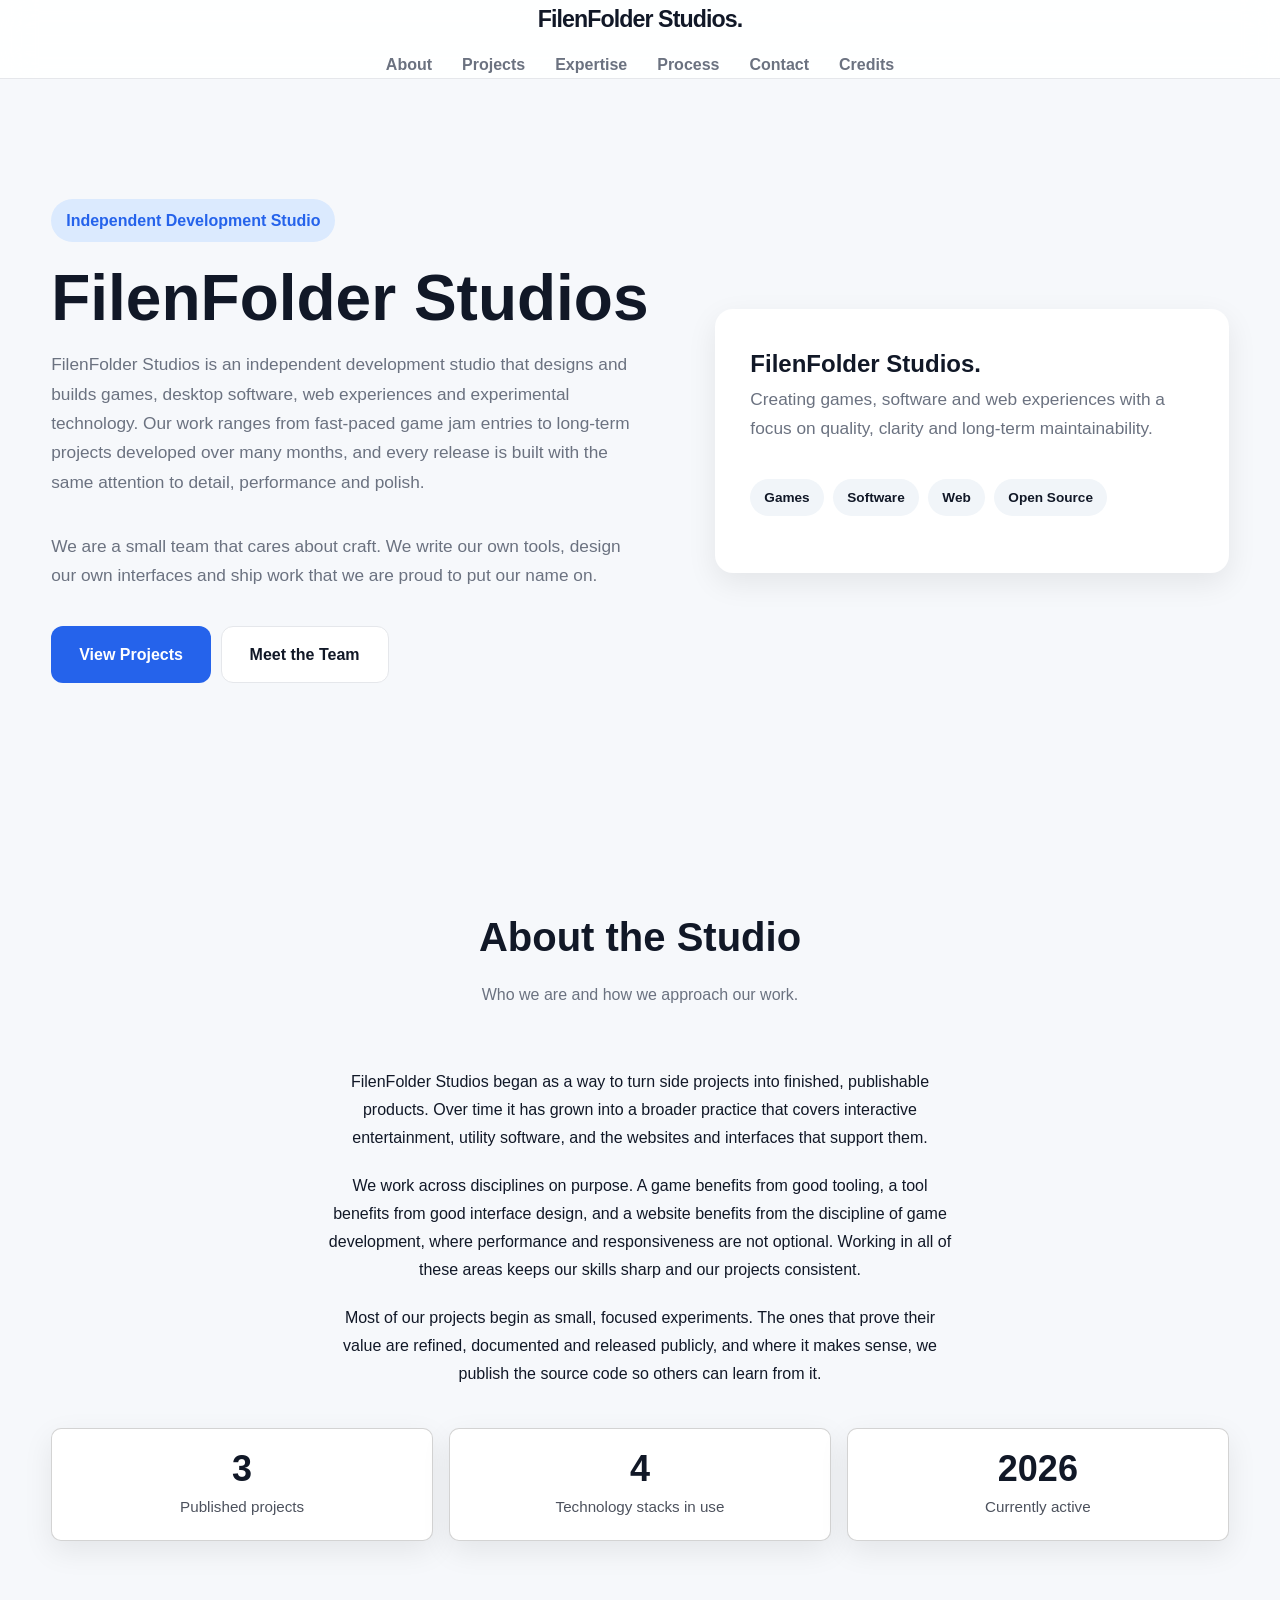
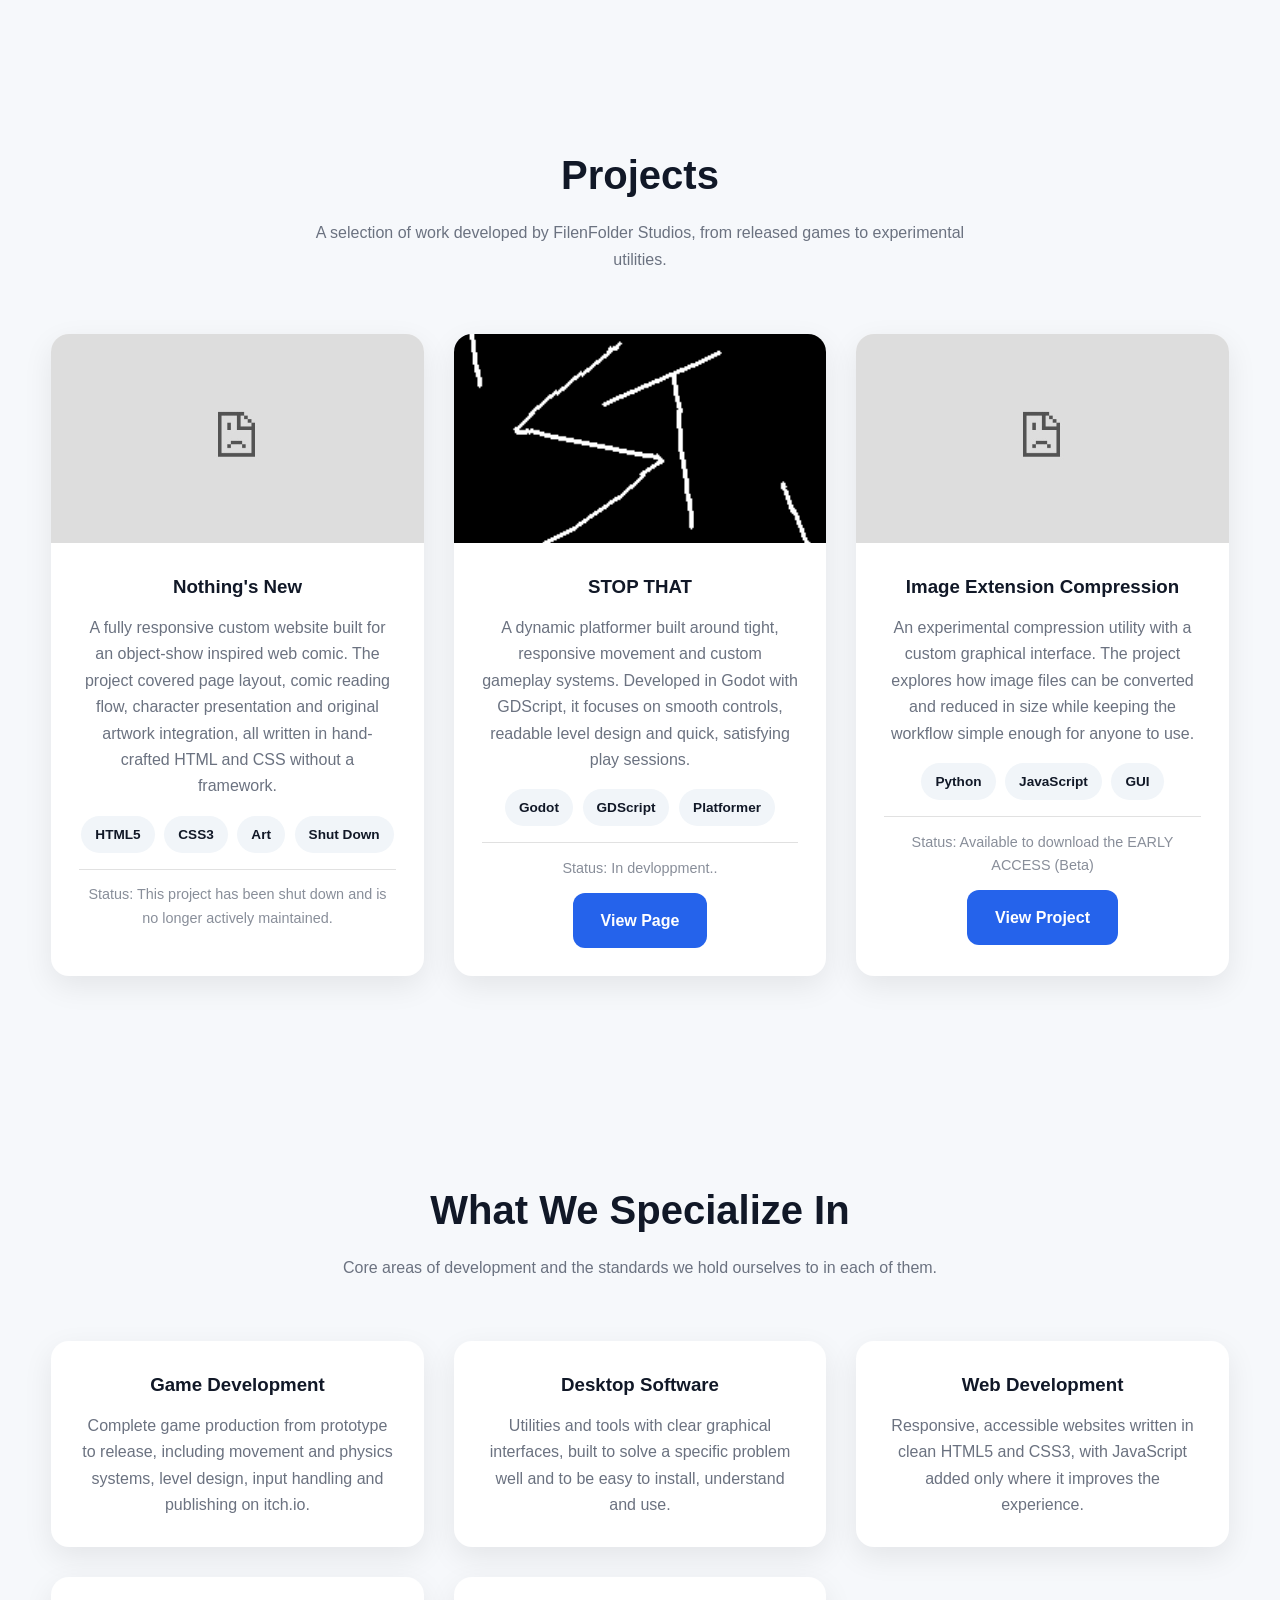
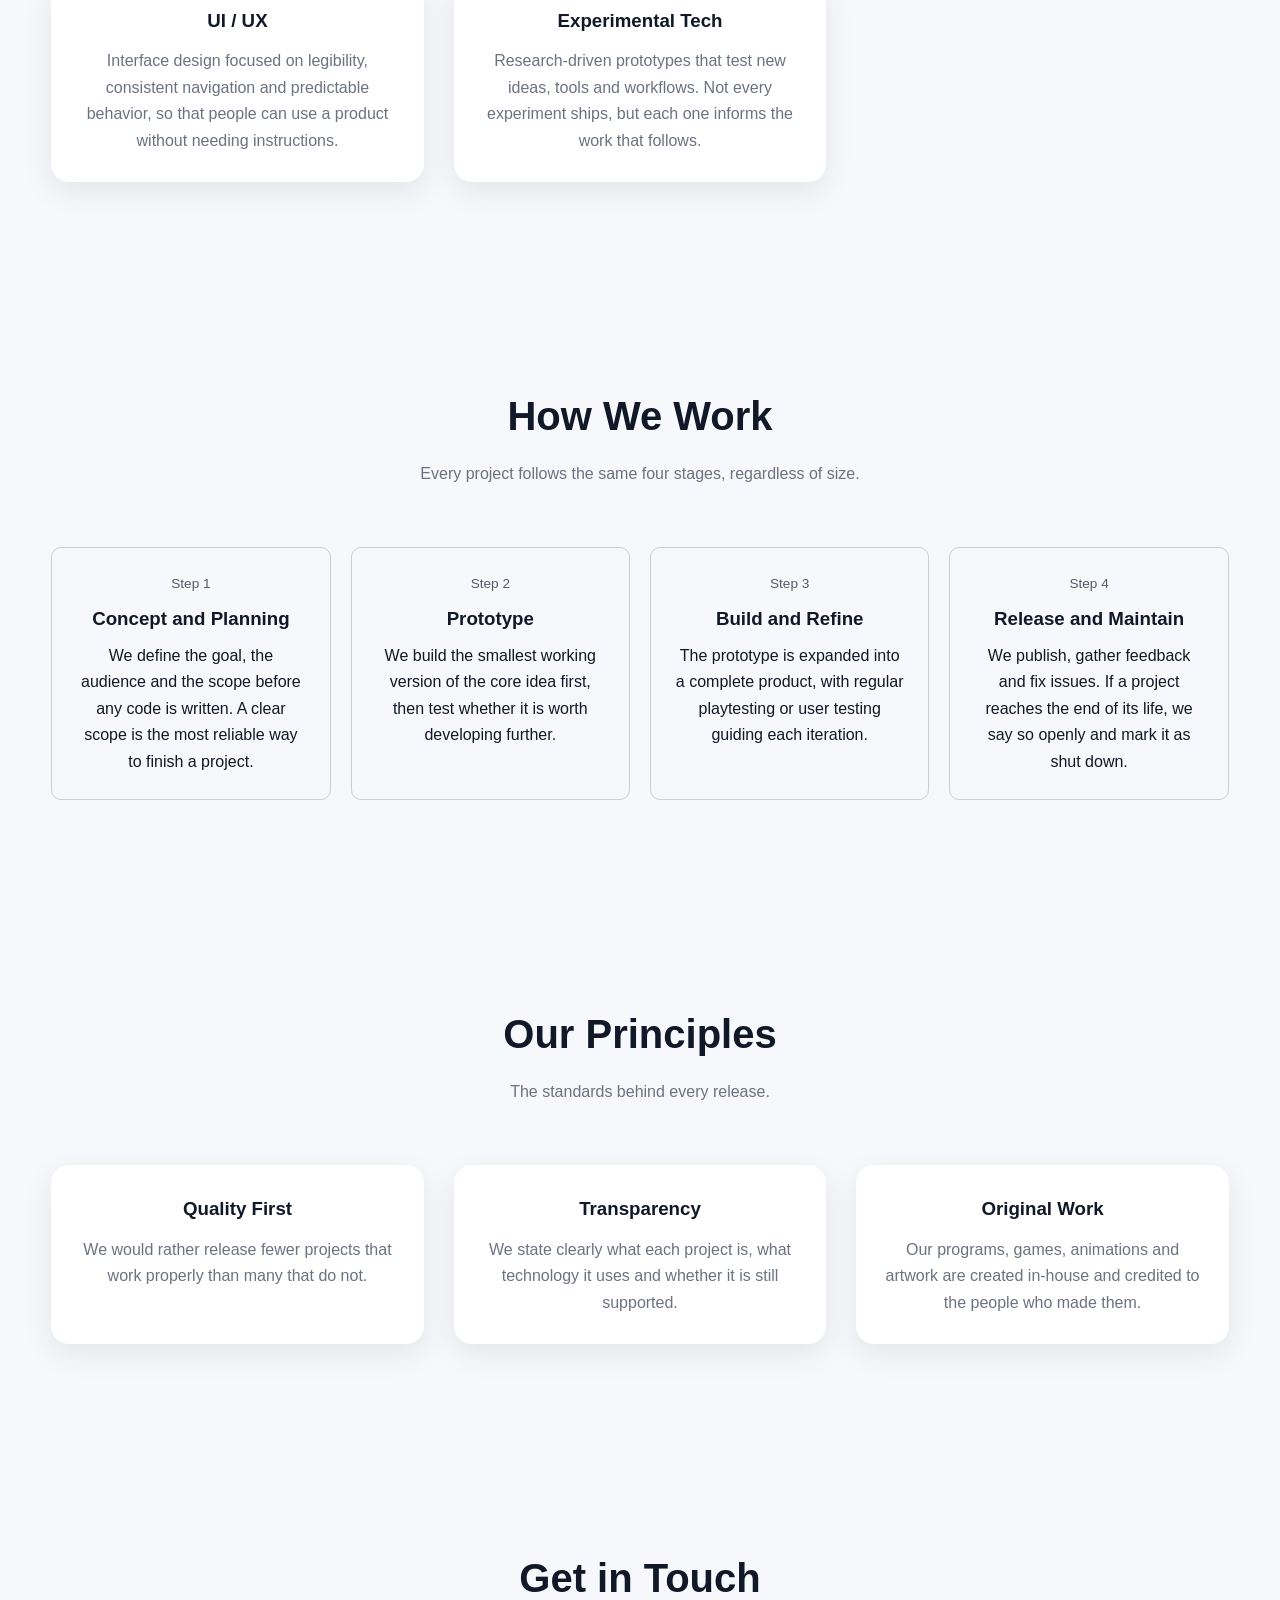
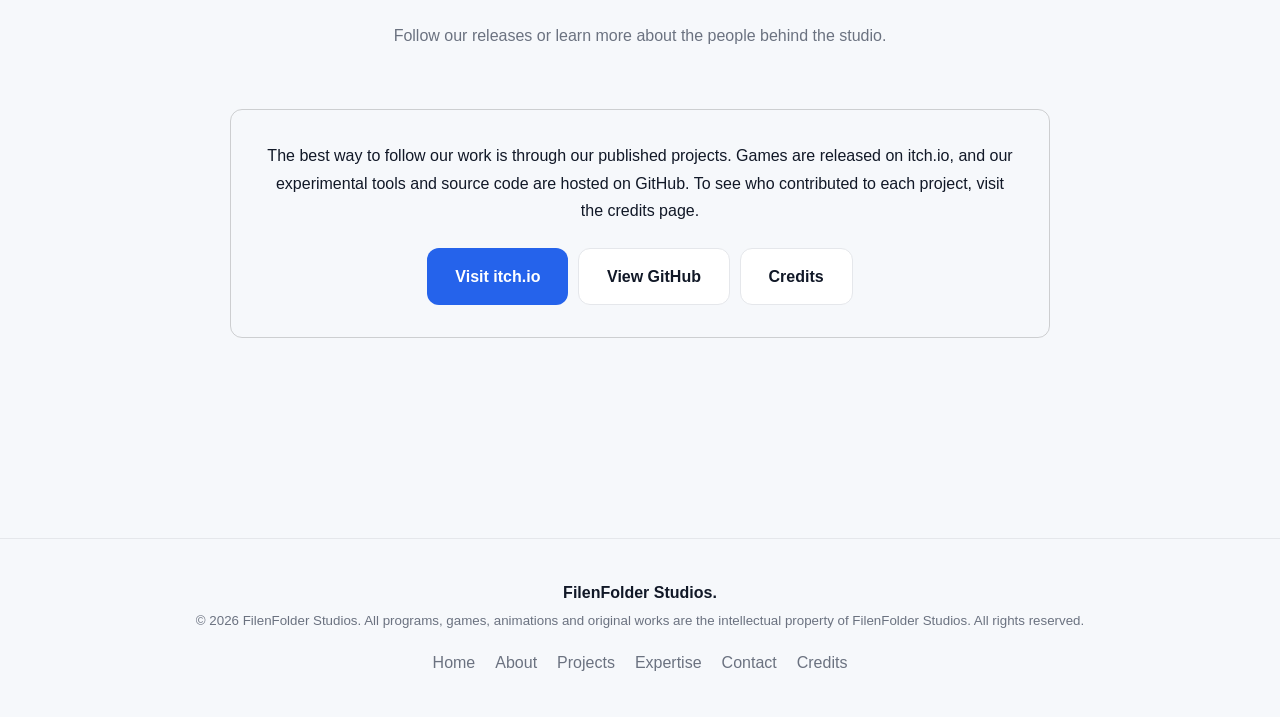
<file: index.html>
<!DOCTYPE html>
<html lang="en">
<head>
<meta charset="UTF-8">
<meta name="viewport" content="width=device-width, initial-scale=1.0">
<title>FilenFolder Studios | Independent Game, Software and Web Development</title>
<meta name="description" content="FilenFolder Studios is an independent development studio building games, desktop software, web experiences and experimental technology.">
<meta name="author" content="FilenFolder Studios">
<meta property="og:title" content="FilenFolder Studios">
<meta property="og:description" content="An independent studio building games, desktop software, web experiences and experimental technology.">
<meta property="og:type" content="website">
<link rel="stylesheet" href="./assets/css/style.css">
<link rel="stylesheet" href="./assets/css/additions.css">
</head>
<body>

<a class="skip-link" href="#main">Skip to main content</a>

<header>
  <div class="container">
    <nav aria-label="Primary">
      <a class="logo" href="./">FilenFolder Studios.</a>
      <ul class="nav-links">
        <li><a href="#about">About</a></li>
        <li><a href="#projects">Projects</a></li>
        <li><a href="#expertise">Expertise</a></li>
        <li><a href="#process">Process</a></li>
        <li><a href="#contact">Contact</a></li>
        <li><a href="./Credits/">Credits</a></li>
      </ul>
    </nav>
  </div>
</header>

<main id="main">

  <!-- HERO -->
  <section class="hero" id="about">
    <div class="container hero-grid">
      <div>
        <div class="badge">Independent Development Studio</div>
        <h1>FilenFolder Studios</h1>
        <p>FilenFolder Studios is an independent development studio that designs and builds games, desktop software, web experiences and experimental technology. Our work ranges from fast-paced game jam entries to long-term projects developed over many months, and every release is built with the same attention to detail, performance and polish.</p>
        <p>We are a small team that cares about craft. We write our own tools, design our own interfaces and ship work that we are proud to put our name on.</p>
        <div class="hero-buttons">
          <a class="btn btn-primary" href="#projects">View Projects</a>
          <a class="btn btn-secondary" href="./Credits/">Meet the Team</a>
        </div>
      </div>
      <div class="hero-card">
        <h2>FilenFolder Studios.</h2>
        <p>Creating games, software and web experiences with a focus on quality, clarity and long-term maintainability.</p>
        <div class="tags">
          <span class="tag">Games</span>
          <span class="tag">Software</span>
          <span class="tag">Web</span>
          <span class="tag">Open Source</span>
        </div>
      </div>
    </div>
  </section>

  <!-- STUDIO OVERVIEW -->
  <section id="studio">
    <div class="container">
      <div class="section-header">
        <h2>About the Studio</h2>
        <p>Who we are and how we approach our work.</p>
      </div>
      <div class="prose">
        <p>FilenFolder Studios began as a way to turn side projects into finished, publishable products. Over time it has grown into a broader practice that covers interactive entertainment, utility software, and the websites and interfaces that support them.</p>
        <p>We work across disciplines on purpose. A game benefits from good tooling, a tool benefits from good interface design, and a website benefits from the discipline of game development, where performance and responsiveness are not optional. Working in all of these areas keeps our skills sharp and our projects consistent.</p>
        <p>Most of our projects begin as small, focused experiments. The ones that prove their value are refined, documented and released publicly, and where it makes sense, we publish the source code so others can learn from it.</p>
      </div>

      <div class="stats" role="list">
        <div class="stat" role="listitem"><span class="stat-value">3</span><span class="stat-label">Published projects</span></div>
        <div class="stat" role="listitem"><span class="stat-value">4</span><span class="stat-label">Technology stacks in use</span></div>
        <div class="stat" role="listitem"><span class="stat-value">2026</span><span class="stat-label">Currently active</span></div>
      </div>
    </div>
  </section>

  <!-- PROJECTS -->
  <section id="projects">
    <div class="container">
      <div class="section-header">
        <h2>Projects</h2>
        <p>A selection of work developed by FilenFolder Studios, from released games to experimental utilities.</p>
      </div>

      <div class="grid grid-3">

        <div class="card">
          <img class="card-image" src="./assets/img/non.png" alt="Preview of the Nothing's New web comic website" loading="lazy">
          <div class="card-content">
            <h3>Nothing's New</h3>
            <p>A fully responsive custom website built for an object-show inspired web comic. The project covered page layout, comic reading flow, character presentation and original artwork integration, all written in hand-crafted HTML and CSS without a framework.</p>
            <div class="tags">
              <span class="tag">HTML5</span>
              <span class="tag">CSS3</span>
              <span class="tag">Art</span>
              <span class="tag">Shut Down</span>
            </div>
            <p class="status">Status: This project has been shut down and is no longer actively maintained.</p>
          </div>
        </div>

        <div class="card">
          <img class="card-image" src="./assets/img/st.png" alt="Screenshot of the platformer STOP THAT" loading="lazy">
          <div class="card-content">
            <h3>STOP THAT</h3>
            <p>A dynamic platformer built around tight, responsive movement and custom gameplay systems. Developed in Godot with GDScript, it focuses on smooth controls, readable level design and quick, satisfying play sessions.</p>
            <div class="tags">
              <span class="tag">Godot</span>
              <span class="tag">GDScript</span>
              <span class="tag">Platformer</span>
            </div>
            <p class="status">Status: In devloppment..</p>
            <a class="btn btn-primary" href="https://filenfolder.itch.io/stop-that">View Page</a>
          </div>
        </div>

        <div class="card">
          <img class="card-image" src="./assets/img/non.png" alt="Preview of the Image Extension Compression utility" loading="lazy">
          <div class="card-content">
            <h3>Image Extension Compression</h3>
            <p>An experimental compression utility with a custom graphical interface. The project explores how image files can be converted and reduced in size while keeping the workflow simple enough for anyone to use.</p>
            <div class="tags">
              <span class="tag">Python</span>
              <span class="tag">JavaScript</span>
              <span class="tag">GUI</span>
            </div>
            <p class="status">Status: Available to download the EARLY ACCESS (Beta)</p>
            <a class="btn btn-primary" href="https://filenfolder.github.io/Terminal/">View Project</a>
          </div>
        </div>

      </div>
    </div>
  </section>

  <!-- EXPERTISE -->
  <section id="expertise">
    <div class="container">
      <div class="section-header">
        <h2>What We Specialize In</h2>
        <p>Core areas of development and the standards we hold ourselves to in each of them.</p>
      </div>
      <div class="grid grid-3">

        <div class="card"><div class="card-content">
          <h3>Game Development</h3>
          <p>Complete game production from prototype to release, including movement and physics systems, level design, input handling and publishing on itch.io.</p>
        </div></div>

        <div class="card"><div class="card-content">
          <h3>Desktop Software</h3>
          <p>Utilities and tools with clear graphical interfaces, built to solve a specific problem well and to be easy to install, understand and use.</p>
        </div></div>

        <div class="card"><div class="card-content">
          <h3>Web Development</h3>
          <p>Responsive, accessible websites written in clean HTML5 and CSS3, with JavaScript added only where it improves the experience.</p>
        </div></div>

        <div class="card"><div class="card-content">
          <h3>UI / UX</h3>
          <p>Interface design focused on legibility, consistent navigation and predictable behavior, so that people can use a product without needing instructions.</p>
        </div></div>

        <div class="card"><div class="card-content">
          <h3>Experimental Tech</h3>
          <p>Research-driven prototypes that test new ideas, tools and workflows. Not every experiment ships, but each one informs the work that follows.</p>
        </div></div>

      </div>
    </div>
  </section>

  <!-- PROCESS -->
  <section id="process">
    <div class="container">
      <div class="section-header">
        <h2>How We Work</h2>
        <p>Every project follows the same four stages, regardless of size.</p>
      </div>
      <ol class="process-list">
        <li>
          <h3>Concept and Planning</h3>
          <p>We define the goal, the audience and the scope before any code is written. A clear scope is the most reliable way to finish a project.</p>
        </li>
        <li>
          <h3>Prototype</h3>
          <p>We build the smallest working version of the core idea first, then test whether it is worth developing further.</p>
        </li>
        <li>
          <h3>Build and Refine</h3>
          <p>The prototype is expanded into a complete product, with regular playtesting or user testing guiding each iteration.</p>
        </li>
        <li>
          <h3>Release and Maintain</h3>
          <p>We publish, gather feedback and fix issues. If a project reaches the end of its life, we say so openly and mark it as shut down.</p>
        </li>
      </ol>
    </div>
  </section>

  <!-- PRINCIPLES -->
  <section id="principles">
    <div class="container">
      <div class="section-header">
        <h2>Our Principles</h2>
        <p>The standards behind every release.</p>
      </div>
      <div class="grid grid-3">
        <div class="card"><div class="card-content">
          <h3>Quality First</h3>
          <p>We would rather release fewer projects that work properly than many that do not.</p>
        </div></div>
        <div class="card"><div class="card-content">
          <h3>Transparency</h3>
          <p>We state clearly what each project is, what technology it uses and whether it is still supported.</p>
        </div></div>
        <div class="card"><div class="card-content">
          <h3>Original Work</h3>
          <p>Our programs, games, animations and artwork are created in-house and credited to the people who made them.</p>
        </div></div>
      </div>
    </div>
  </section>

  <!-- CONTACT -->
  <section id="contact">
    <div class="container">
      <div class="section-header">
        <h2>Get in Touch</h2>
        <p>Follow our releases or learn more about the people behind the studio.</p>
      </div>
      <div class="contact-panel">
        <p>The best way to follow our work is through our published projects. Games are released on itch.io, and our experimental tools and source code are hosted on GitHub. To see who contributed to each project, visit the credits page.</p>
        <div class="hero-buttons">
          <a class="btn btn-primary" href="https://filenfolder.itch.io/">Visit itch.io</a>
          <a class="btn btn-secondary" href="https://github.com/filenfolder">View GitHub</a>
          <a class="btn btn-secondary" href="./Credits/">Credits</a>
        </div>
      </div>
    </div>
  </section>

</main>

<footer>
  <div class="container footer-content">
    <div>
      <strong>FilenFolder Studios.</strong><br>
      <small>&copy; 2026 FilenFolder Studios. All programs, games, animations and original works are the intellectual property of FilenFolder Studios. All rights reserved.</small>
    </div>
    <div class="footer-links">
      <a href="./">Home</a>
      <a href="#about">About</a>
      <a href="#projects">Projects</a>
      <a href="#expertise">Expertise</a>
      <a href="#contact">Contact</a>
      <a href="./Credits/">Credits</a>
    </div>
  </div>
</footer>

</body>
</html>
</file>
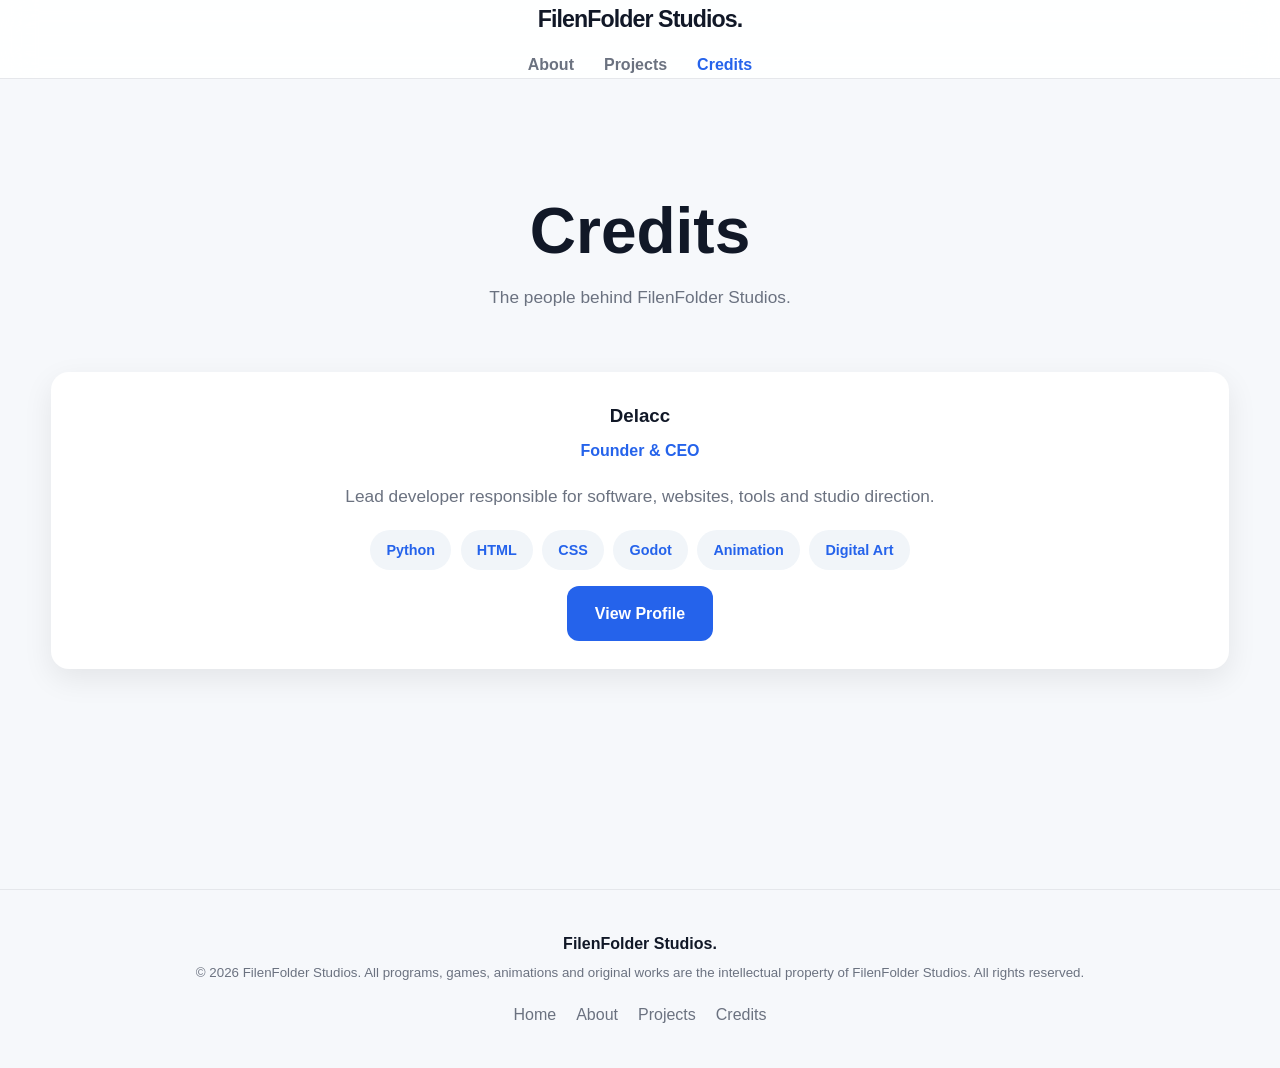
<file: Credits/index.html>
<!DOCTYPE html>
<html lang="en">
<head>
<meta charset="UTF-8">
<meta name="viewport" content="width=device-width, initial-scale=1.0">
<title>Credits | FilenFolder Studios</title>
<meta name="description" content="The people behind FilenFolder Studios.">
<link rel="stylesheet" href="../assets/css/style.css">
<link rel="stylesheet" href="../assets/css/additions.css">
</head>
<body>

<a class="skip-link" href="#main">Skip to main content</a>

<header>
<div class="container">
<nav aria-label="Primary">
<a class="logo" href="../">FilenFolder Studios.</a>
<ul class="nav-links">
<li><a href="../#about">About</a></li>
<li><a href="../#projects">Projects</a></li>
<li><a class="active" href="./" aria-current="page">Credits</a></li>
</ul>
</nav>
</div>
</header>

<main id="main">
<section class="hero">
<div class="container">
<div class="section-header">
<h1>Credits</h1>
<p>The people behind FilenFolder Studios.</p>
</div>

<div class="team">

<div class="member">
<div class="member-content">
<h3>Delacc</h3>
<span>Founder &amp; CEO</span>
<p>Lead developer responsible for software, websites, tools and studio direction.</p>
<div class="skills">
<span class="skill">Python</span>
<span class="skill">HTML</span>
<span class="skill">CSS</span>
<span class="skill">Godot</span>
<span class="skill">Animation</span>
<span class="skill">Digital Art</span>
</div>
<a class="btn btn-primary" href="./Delacc/">View Profile</a>
</div>
</div>

</div>
</div>
</section>
</main>

<footer>
<div class="container footer-content">
<div>
<strong>FilenFolder Studios.</strong><br>
<small>&copy; 2026 FilenFolder Studios. All programs, games, animations and original works are the intellectual property of FilenFolder Studios. All rights reserved.</small>
</div>
<div class="footer-links">
<a href="../">Home</a>
<a href="../#about">About</a>
<a href="../#projects">Projects</a>
<a href="./">Credits</a>
</div>
</div>
</footer>

</body>
</html>
</file>
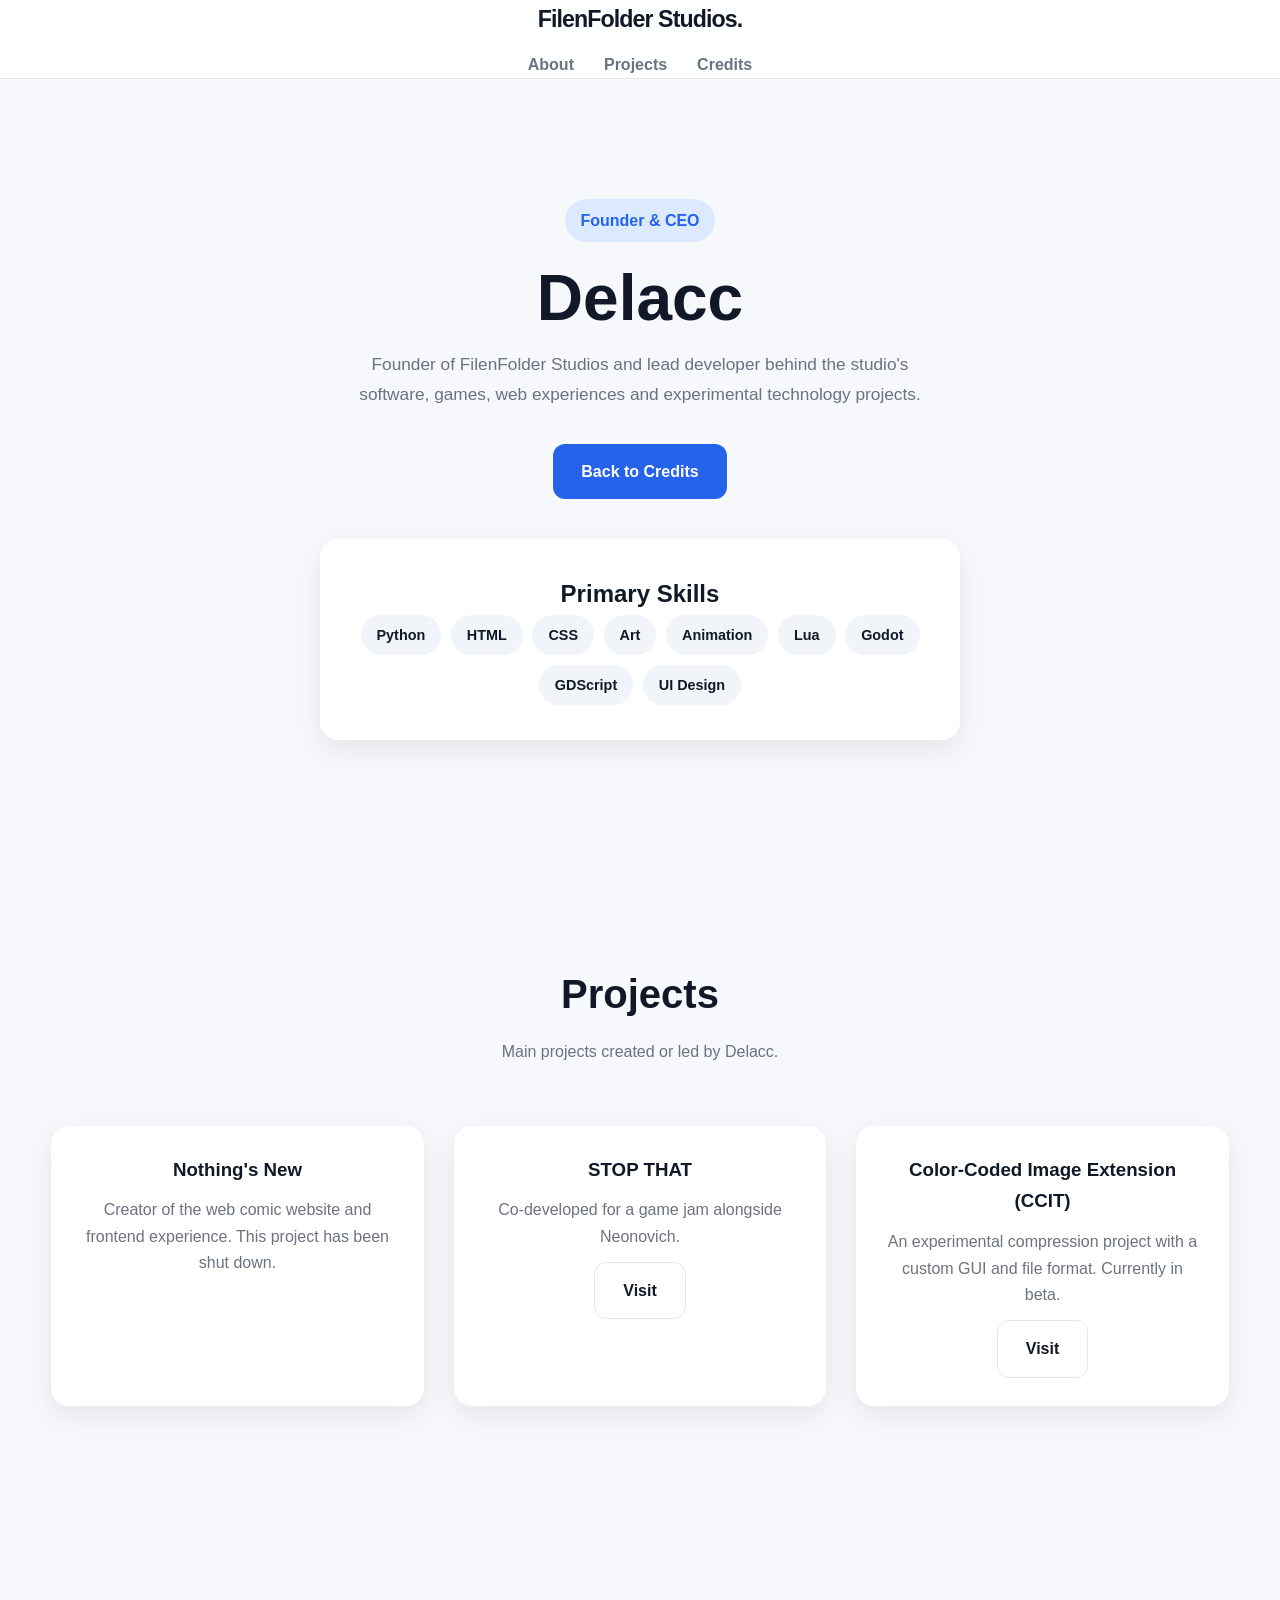
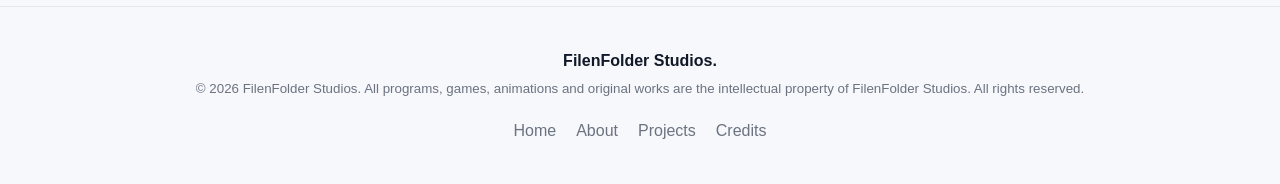
<file: Credits/Delacc/index.html>
<!DOCTYPE html>
<html lang="en">
<head>
<meta charset="UTF-8">
<meta name="viewport" content="width=device-width, initial-scale=1.0">
<title>Delacc | FilenFolder Studios</title>
<meta name="description" content="Delacc, founder of FilenFolder Studios and lead developer of its software, games and web projects.">
<link rel="stylesheet" href="../../assets/css/style.css">
<link rel="stylesheet" href="../../assets/css/additions.css">
</head>
<body>

<a class="skip-link" href="#main">Skip to main content</a>

<header>
<div class="container">
<nav aria-label="Primary">
<a class="logo" href="../../">FilenFolder Studios.</a>
<ul class="nav-links">
<li><a href="../../#about">About</a></li>
<li><a href="../../#projects">Projects</a></li>
<li><a href="../">Credits</a></li>
</ul>
</nav>
</div>
</header>

<main id="main">
<section class="hero">
<div class="container hero-grid">
<div>
<div class="badge">Founder &amp; CEO</div>
<h1>Delacc</h1>
<p>Founder of FilenFolder Studios and lead developer behind the studio's software, games, web experiences and experimental technology projects.</p>
<div class="hero-buttons">
<a class="btn btn-primary" href="../">Back to Credits</a>
</div>
</div>

<div class="hero-card">
<h2>Primary Skills</h2>
<div class="skills">
<span class="skill">Python</span>
<span class="skill">HTML</span>
<span class="skill">CSS</span>
<span class="skill">Art</span>
<span class="skill">Animation</span>
<span class="skill">Lua</span>
<span class="skill">Godot</span>
<span class="skill">GDScript</span>
<span class="skill">UI Design</span>
</div>
</div>
</div>
</section>

<section>
<div class="container">
<div class="section-header">
<h2>Projects</h2>
<p>Main projects created or led by Delacc.</p>
</div>

<div class="grid grid-3">

<div class="card">
<div class="card-content">
<h3>Nothing's New</h3>
<p>Creator of the web comic website and frontend experience. This project has been shut down.</p>
</div>
</div>

<div class="card">
<div class="card-content">
<h3>STOP THAT</h3>
<p>Co-developed for a game jam alongside Neonovich.</p>
<a class="btn btn-secondary" href="https://filenfolder.itch.io/stop-that">Visit</a>
</div>
</div>

<div class="card">
<div class="card-content">
<h3>Color-Coded Image Extension (CCIT)</h3>
<p>An experimental compression project with a custom GUI and file format. Currently in beta.</p>
<a class="btn btn-secondary" href="https://filenfolder.github.io/Terminal/">Visit</a>
</div>
</div>

</div>
</div>
</section>
</main>

<footer>
<div class="container footer-content">
<div>
<strong>FilenFolder Studios.</strong><br>
<small>&copy; 2026 FilenFolder Studios. All programs, games, animations and original works are the intellectual property of FilenFolder Studios. All rights reserved.</small>
</div>
<div class="footer-links">
<a href="../../">Home</a>
<a href="../../#about">About</a>
<a href="../../#projects">Projects</a>
<a href="../">Credits</a>
</div>
</div>
</footer>

</body>
</html>
</file>
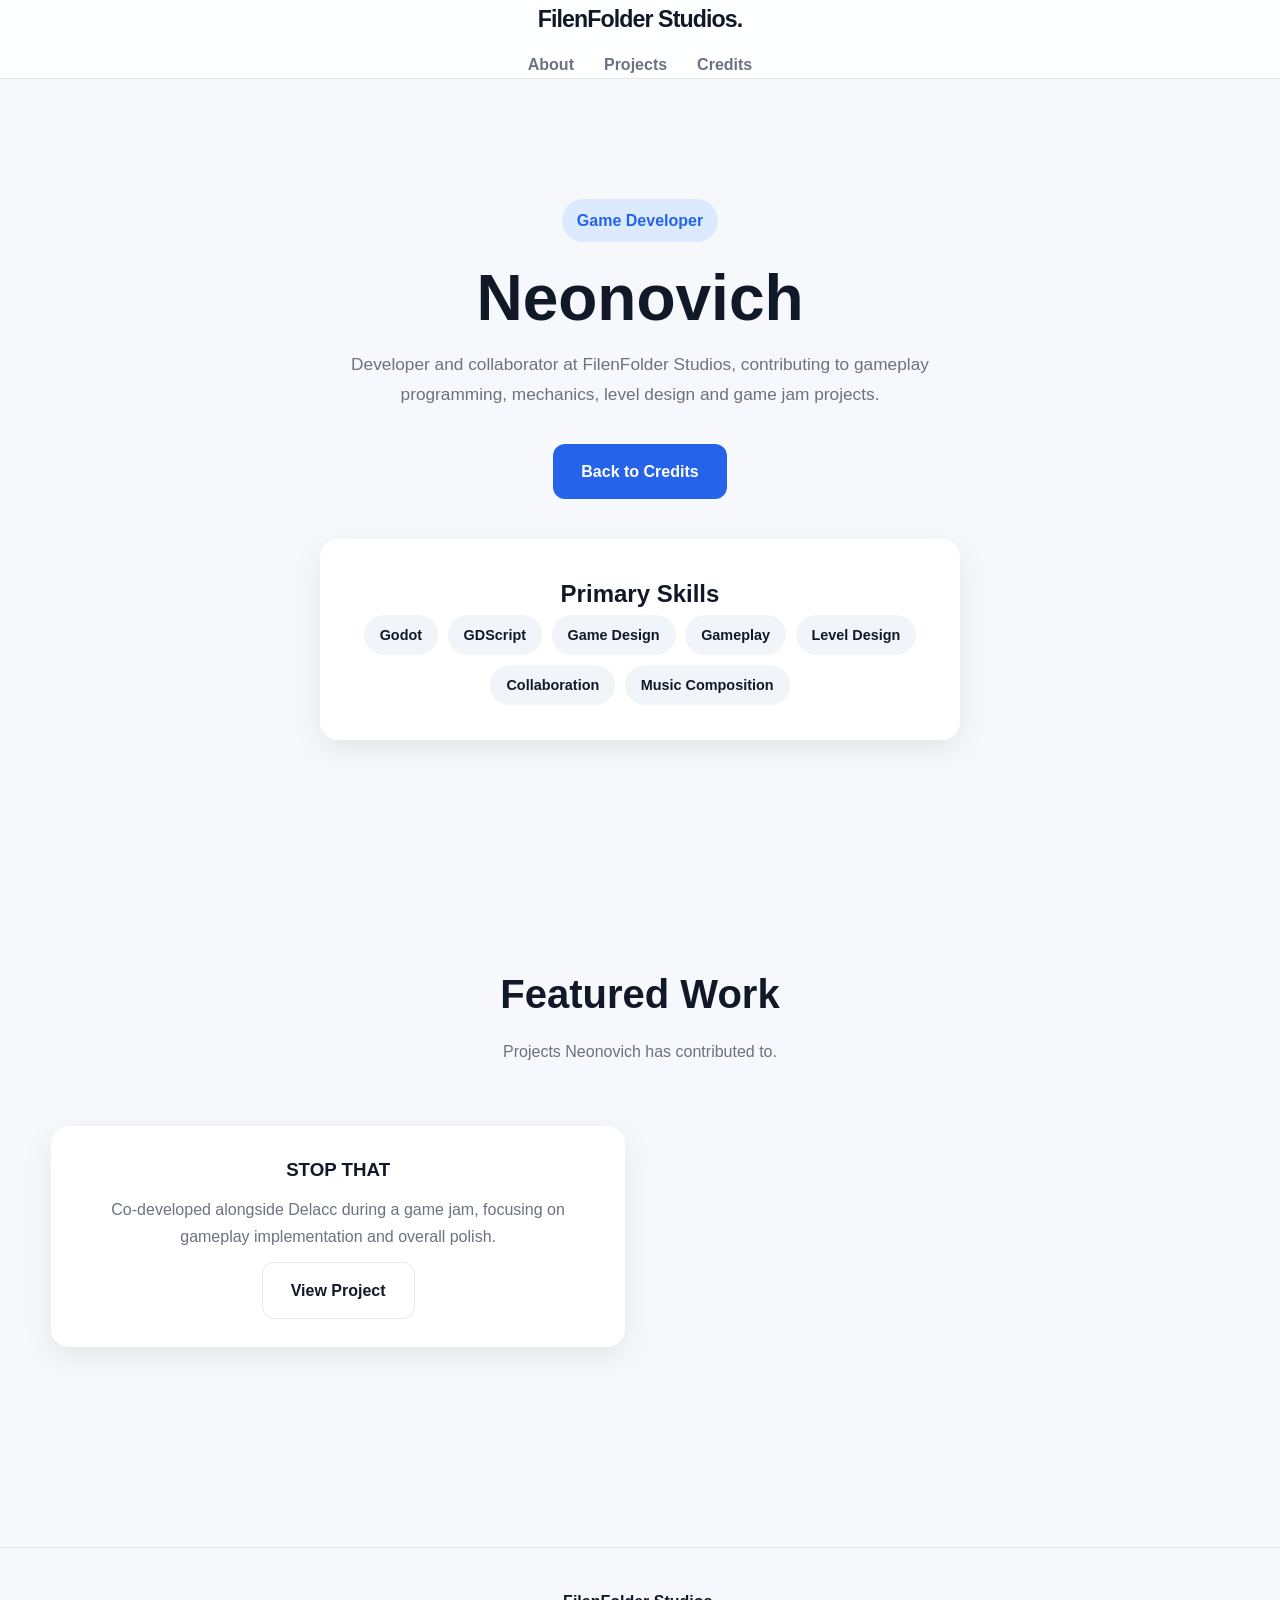
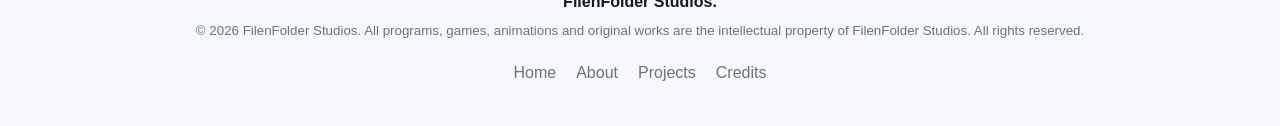
<file: Credits/Neonovich/index.html>
<!DOCTYPE html>
<html lang="en">
<head>
<meta charset="UTF-8">
<meta name="viewport" content="width=device-width, initial-scale=1.0">
<title>Neonovich | FilenFolder Studios</title>
<meta name="description" content="Neonovich, game developer and collaborator at FilenFolder Studios.">
<link rel="stylesheet" href="../../assets/css/style.css">
<link rel="stylesheet" href="../../assets/css/additions.css">
</head>
<body>

<a class="skip-link" href="#main">Skip to main content</a>

<header>
<div class="container">
<nav aria-label="Primary">
<a class="logo" href="../../">FilenFolder Studios.</a>
<ul class="nav-links">
<li><a href="../../#about">About</a></li>
<li><a href="../../#projects">Projects</a></li>
<li><a href="../">Credits</a></li>
</ul>
</nav>
</div>
</header>

<main id="main">
<section class="hero">
<div class="container hero-grid">
<div>
<div class="badge">Game Developer</div>
<h1>Neonovich</h1>
<p>Developer and collaborator at FilenFolder Studios, contributing to gameplay programming, mechanics, level design and game jam projects.</p>
<div class="hero-buttons">
<a class="btn btn-primary" href="../">Back to Credits</a>
</div>
</div>
<div class="hero-card">
<h2>Primary Skills</h2>
<div class="skills">
<span class="skill">Godot</span>
<span class="skill">GDScript</span>
<span class="skill">Game Design</span>
<span class="skill">Gameplay</span>
<span class="skill">Level Design</span>
<span class="skill">Collaboration</span>
<span class="skill">Music Composition</span>
</div>
</div>
</div>
</section>

<section>
<div class="container">
<div class="section-header">
<h2>Featured Work</h2>
<p>Projects Neonovich has contributed to.</p>
</div>
<div class="grid grid-2">
<div class="card">
<div class="card-content">
<h3>STOP THAT</h3>
<p>Co-developed alongside Delacc during a game jam, focusing on gameplay implementation and overall polish.</p>
<a class="btn btn-secondary" href="https://filenfolder.itch.io/stop-that">View Project</a>
</div>
</div>
</div>
</div>
</section>
</main>

<footer>
<div class="container footer-content">
<div>
<strong>FilenFolder Studios.</strong><br>
<small>&copy; 2026 FilenFolder Studios. All programs, games, animations and original works are the intellectual property of FilenFolder Studios. All rights reserved.</small>
</div>
<div class="footer-links">
<a href="../../">Home</a>
<a href="../../#about">About</a>
<a href="../../#projects">Projects</a>
<a href="../">Credits</a>
</div>
</div>
</footer>

</body>
</html>
</file>
<file: assets/css/style.css>
:root{
    --background:#f6f8fb;
    --surface:#ffffff;
    --surface-2:#f1f5f9;
    --text:#111827;
    --muted:#6b7280;
    --primary:#2563eb;
    --primary-hover:#1d4ed8;
    --border:#e5e7eb;
    --success:#16a34a;
    --danger:#dc2626;
    --radius:18px;
    --shadow:0 10px 30px rgba(0,0,0,.08);
    --transition:.25s ease;
    --container:1180px;
}

*{
    margin:0;
    padding:0;
    box-sizing:border-box;
}

html{
    scroll-behavior:smooth;
}

body{
    background:var(--background);
    color:var(--text);
    font-family:Inter,"Segoe UI",Roboto,Helvetica,Arial,sans-serif;
    line-height:1.7;
}

img{
    display:block;
    max-width:100%;
}

a{
    text-decoration:none;
    color:inherit;
}

button,
input,
textarea{
    font:inherit;
    border:none;
    outline:none;
}

.container{
    width:min(92%,var(--container));
    margin:auto;
}

header{
    position:sticky;
    top:0;
    z-index:1000;
    background:rgba(255,255,255,.9);
    backdrop-filter:blur(16px);
    border-bottom:1px solid var(--border);
}

nav{
    height:78px;
    display:flex;
    align-items:center;
    justify-content:space-between;
}

.logo{
    font-size:1.45rem;
    font-weight:800;
    letter-spacing:-.04em;
}

.logo span{
    color:var(--primary);
}

.nav-links{
    display:flex;
    align-items:center;
    gap:30px;
    list-style:none;
}

.nav-links a{
    color:var(--muted);
    font-weight:600;
    transition:var(--transition);
}

.nav-links a:hover,
.nav-links a.active{
    color:var(--primary);
}

.btn{
    display:inline-flex;
    align-items:center;
    justify-content:center;
    padding:14px 28px;
    border-radius:12px;
    font-weight:700;
    transition:var(--transition);
}

.btn-primary{
    background:var(--primary);
    color:#fff;
}

.btn-primary:hover{
    background:var(--primary-hover);
    transform:translateY(-2px);
}

.btn-secondary{
    background:var(--surface);
    border:1px solid var(--border);
}

.btn-secondary:hover{
    border-color:var(--primary);
    color:var(--primary);
}

.hero{
    padding:120px 0;
}

.hero-grid{
    display:grid;
    grid-template-columns:1.1fr .9fr;
    gap:70px;
    align-items:center;
}

.badge{
    display:inline-flex;
    align-items:center;
    gap:8px;
    padding:8px 15px;
    border-radius:999px;
    background:#dbeafe;
    color:var(--primary);
    font-weight:700;
    margin-bottom:24px;
}

.hero h1{
    font-size:4rem;
    line-height:1;
    margin-bottom:20px;
}

.hero p{
    max-width:650px;
    color:var(--muted);
    font-size:1.08rem;
    margin-bottom:35px;
}

.hero-buttons{
    display:flex;
    flex-wrap:wrap;
    gap:15px;
}

.hero-card{
    background:var(--surface);
    border-radius:var(--radius);
    box-shadow:var(--shadow);
    padding:35px;
}

.hero-card img{
    border-radius:12px;
}

section{
    padding:100px 0;
}

.section-header{
    text-align:center;
    margin-bottom:60px;
}

.section-header h2{
    font-size:2.5rem;
    margin-bottom:10px;
}

.section-header p{
    color:var(--muted);
    max-width:650px;
    margin:auto;
}

.grid{
    display:grid;
    gap:30px;
}

.grid-2{
    grid-template-columns:repeat(2,1fr);
}

.grid-3{
    grid-template-columns:repeat(3,1fr);
}

.grid-4{
    grid-template-columns:repeat(4,1fr);
}

.card{
    background:var(--surface);
    border-radius:var(--radius);
    box-shadow:var(--shadow);
    overflow:hidden;
    transition:var(--transition);
}

.card:hover{
    transform:translateY(-6px);
}

.card-image{
    width:100%;
    aspect-ratio:16/9;
    object-fit:cover;
    background:var(--surface-2);
}

.card-content{
    padding:28px;
}

.card h3{
    margin-bottom:12px;
}

.card p{
    color:var(--muted);
}

.tags{
    display:flex;
    flex-wrap:wrap;
    gap:10px;
    margin:22px 0;
}

.tag{
    background:var(--surface-2);
    border-radius:999px;
    padding:7px 14px;
    font-size:.85rem;
    font-weight:600;
}

.stats{
    display:grid;
    grid-template-columns:repeat(4,1fr);
    gap:20px;
}

.stat{
    background:var(--surface);
    border-radius:var(--radius);
    box-shadow:var(--shadow);
    padding:28px;
    text-align:center;
}

.stat h3{
    font-size:2rem;
    color:var(--primary);
}

.stat p{
    color:var(--muted);
    margin-top:5px;
}

.team{
    display:grid;
    grid-template-columns:repeat(auto-fit,minmax(280px,1fr));
    gap:30px;
}

.member{
    background:var(--surface);
    border-radius:var(--radius);
    box-shadow:var(--shadow);
    overflow:hidden;
    transition:var(--transition);
}

.member:hover{
    transform:translateY(-6px);
}

.member img{
    width:100%;
    aspect-ratio:1;
    object-fit:cover;
}

.member-content{
    padding:28px;
}

.member-content h3{
    margin-bottom:5px;
}

.member-content span{
    color:var(--primary);
    font-weight:600;
}

.member-content p{
    margin:18px 0;
    color:var(--muted);
}

.skills{
    display:flex;
    flex-wrap:wrap;
    gap:12px;
}

.skill{
    background:var(--surface-2);
    border-radius:999px;
    padding:8px 16px;
    font-size:.9rem;
    font-weight:600;
}

.cta{
    background:linear-gradient(135deg,var(--primary),var(--primary-hover));
    color:#fff;
    border-radius:28px;
    padding:80px 40px;
    text-align:center;
}

.cta h2{
    font-size:2.8rem;
    margin-bottom:18px;
}

.cta p{
    max-width:700px;
    margin:0 auto 35px;
    opacity:.9;
}

.cta .btn-primary{
    background:#fff;
    color:var(--primary);
}

.cta .btn-primary:hover{
    background:#f8fafc;
}

footer{
    margin-top:100px;
    border-top:1px solid var(--border);
    padding:40px 0;
}

.footer-content{
    display:flex;
    justify-content:space-between;
    align-items:center;
    gap:30px;
    flex-wrap:wrap;
}

.footer-links{
    display:flex;
    gap:22px;
    flex-wrap:wrap;
}

.footer-links a{
    color:var(--muted);
    transition:var(--transition);
}

.footer-links a:hover{
    color:var(--primary);
}

small{
    color:var(--muted);
}

@media(max-width:1000px){
    .hero-grid,
    .grid-2,
    .grid-3,
    .grid-4,
    .stats{
        grid-template-columns:1fr;
    }

    .hero{
        padding:80px 0;
    }

    .hero h1{
        font-size:3rem;
    }
}

@media(max-width:760px){
    nav{
        flex-direction:column;
        height:auto;
        padding:20px 0;
        gap:18px;
    }

    .nav-links{
        flex-wrap:wrap;
        justify-content:center;
        gap:18px;
    }

    .section-header h2{
        font-size:2rem;
    }

    .cta h2{
        font-size:2rem;
    }

    .footer-content{
        flex-direction:column;
        text-align:center;
    }
}
</file>
<file: assets/css/additions.css>
/* additions.css
   Place at ./assets/css/additions.css (loaded after style.css).
   Styles only the new elements added to the page. Uses currentColor and
   translucent borders so it adapts to whatever palette style.css defines. */

html {
  scroll-behavior: smooth;
  scroll-padding-top: 5rem;
}

/* Accessibility: skip link and visible keyboard focus */
.skip-link {
  position: absolute;
  left: 1rem;
  top: -4rem;
  padding: 0.6rem 1rem;
  background: #fff;
  color: #000;
  border-radius: 6px;
  z-index: 1000;
  text-decoration: none;
  font-weight: 600;
}
.skip-link:focus {
  top: 1rem;
}

a:focus-visible,
.btn:focus-visible {
  outline: 3px solid currentColor;
  outline-offset: 3px;
}

/* Readable body copy in the hero and long-form sections */
.hero p {
  max-width: 62ch;
  line-height: 1.7;
}

.prose {
  max-width: 70ch;
}
.prose p {
  line-height: 1.75;
  margin: 0 0 1.25rem;
}

/* Studio stats */
.stats {
  display: grid;
  grid-template-columns: repeat(auto-fit, minmax(180px, 1fr));
  gap: 1rem;
  margin-top: 2.5rem;
}
.stat {
  border: 1px solid rgba(128, 128, 128, 0.35);
  border-radius: 10px;
  padding: 1.25rem 1.5rem;
}
.stat-value {
  display: block;
  font-size: 2.25rem;
  font-weight: 700;
  line-height: 1.1;
}
.stat-label {
  display: block;
  margin-top: 0.35rem;
  opacity: 0.75;
  font-size: 0.95rem;
}

/* Project cards: keep buttons aligned and show status line */
.card-content p {
  line-height: 1.65;
}
.status {
  margin-top: 1rem;
  padding-top: 0.85rem;
  border-top: 1px solid rgba(128, 128, 128, 0.3);
  font-size: 0.9rem;
  opacity: 0.8;
}
.card-content .btn {
  margin-top: 0.75rem;
}

/* Process: this content is a true sequence, so it is numbered */
.process-list {
  list-style: none;
  counter-reset: step;
  display: grid;
  grid-template-columns: repeat(auto-fit, minmax(240px, 1fr));
  gap: 1.25rem;
  padding: 0;
  margin: 0;
}
.process-list li {
  counter-increment: step;
  border: 1px solid rgba(128, 128, 128, 0.35);
  border-radius: 10px;
  padding: 1.5rem;
}
.process-list li::before {
  content: "Step " counter(step);
  display: block;
  margin-bottom: 0.5rem;
  font-size: 0.85rem;
  opacity: 0.7;
}
.process-list h3 {
  margin: 0 0 0.5rem;
}
.process-list p {
  margin: 0;
  line-height: 1.65;
}

/* Contact panel */
.contact-panel {
  border: 1px solid rgba(128, 128, 128, 0.35);
  border-radius: 12px;
  padding: 2rem;
  max-width: 820px;
}
.contact-panel p {
  line-height: 1.7;
  margin: 0 0 1.5rem;
}

/* Footer: allow the longer link list to wrap on small screens */
.footer-links {
  display: flex;
  flex-wrap: wrap;
  gap: 0.75rem 1.25rem;
}

/* Nav: six links need to wrap cleanly on narrow screens */
@media (max-width: 760px) {
  .nav-links {
    flex-wrap: wrap;
    gap: 0.5rem 1rem;
  }
}

@media (prefers-reduced-motion: reduce) {
  html {
    scroll-behavior: auto;
  }
}


/* ==========================================================
   Centered layout
   Applies to every page that loads additions.css.
   ========================================================== */

/* Header: logo above, links below, both centered */
header nav {
  flex-direction: column;
  align-items: center;
  justify-content: center;
  gap: 0.75rem;
  text-align: center;
}
.nav-links {
  justify-content: center;
  flex-wrap: wrap;
  padding-left: 0;
}

/* Section headings and hero: single centered column */
.section-header,
.hero {
  text-align: center;
}
.hero-grid {
  grid-template-columns: 1fr;
  justify-items: center;
  gap: 2.5rem;
}
.hero p,
.section-header p {
  margin-left: auto;
  margin-right: auto;
}
.hero-card {
  width: 100%;
  max-width: 640px;
  text-align: center;
}

/* Rows of buttons, tags and skills */
.hero-buttons,
.tags,
.skills {
  display: flex;
  flex-wrap: wrap;
  justify-content: center;
  gap: 0.6rem;
}

/* Long-form text keeps a readable width but sits in the middle */
.prose {
  margin-left: auto;
  margin-right: auto;
  text-align: center;
}

/* Cards, stats, process steps, team members */
.card,
.card-content,
.stat,
.process-list li,
.member,
.member-content {
  text-align: center;
}
.card-content .tags,
.member-content .skills {
  margin-top: 1rem;
  margin-bottom: 1rem;
}
.card-image {
  display: block;
  margin-left: auto;
  margin-right: auto;
}
.grid,
.team,
.stats,
.process-list {
  justify-content: center;
  justify-items: stretch;
}
.team {
  margin-left: auto;
  margin-right: auto;
}

/* Contact panel */
.contact-panel {
  margin-left: auto;
  margin-right: auto;
  text-align: center;
}

/* Footer: stacked and centered */
.footer-content {
  flex-direction: column;
  align-items: center;
  justify-content: center;
  text-align: center;
  gap: 1rem;
}
.footer-links {
  justify-content: center;
}


/* ==========================================================
   Homepage hero stays left-aligned
   #about only exists on the homepage hero, so the credits and
   profile pages keep the centered layout above.
   ========================================================== */
#about,
#about .hero-grid > div,
#about .hero-card {
  text-align: left;
}
#about .hero-grid {
  grid-template-columns: minmax(0, 1.2fr) minmax(0, 1fr);
  justify-items: stretch;
  align-items: center;
  gap: 3rem;
}
#about .hero-grid p {
  margin-left: 0;
  margin-right: 0;
}
#about .hero-card {
  max-width: none;
}
#about .hero-buttons,
#about .tags {
  justify-content: flex-start;
}

@media (max-width: 860px) {
  #about .hero-grid {
    grid-template-columns: 1fr;
    gap: 2rem;
  }
}
</file>
